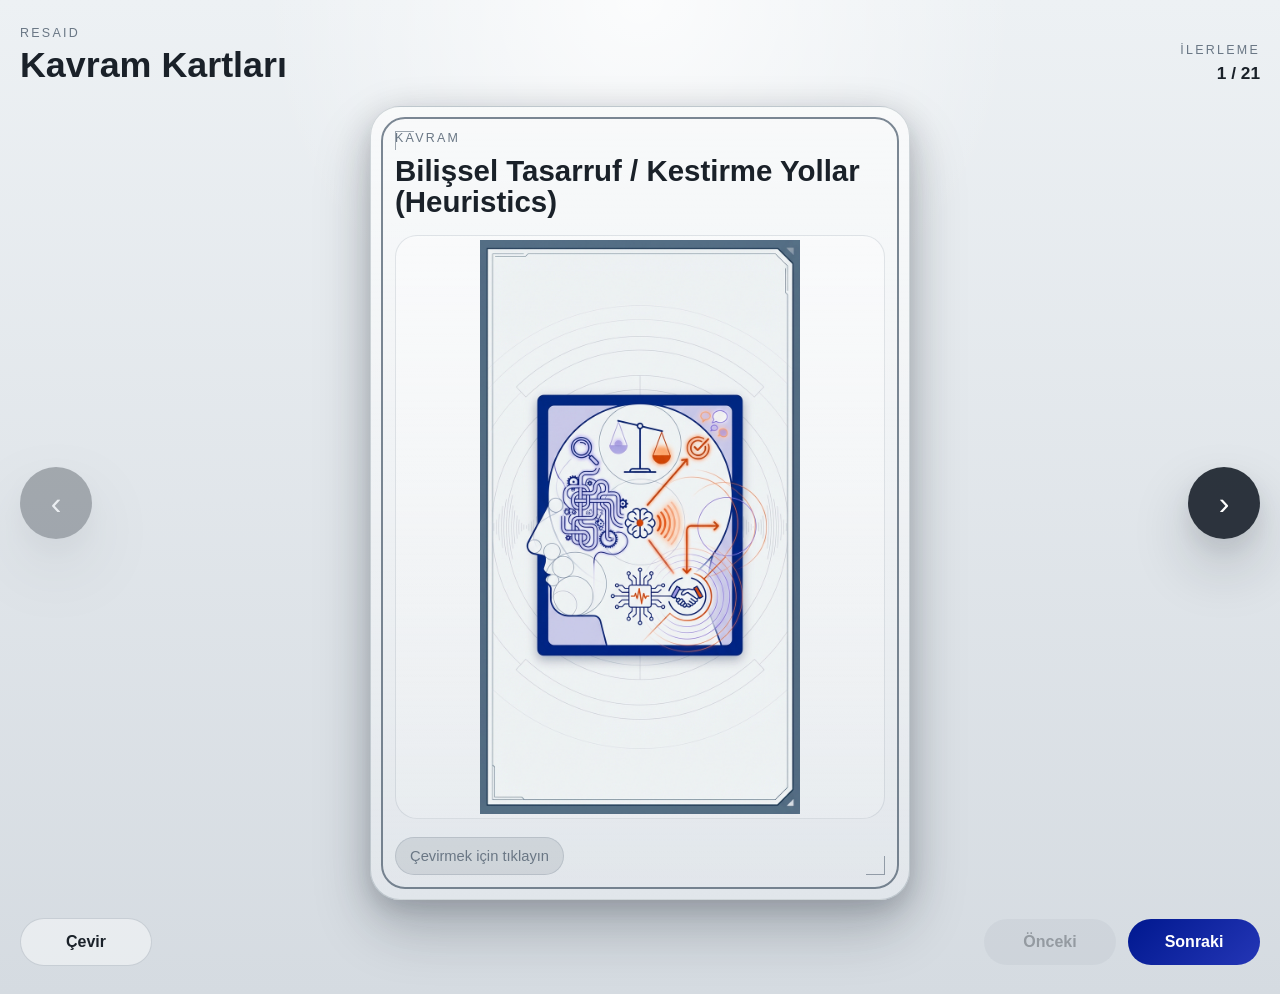
<file: index.html>
<!DOCTYPE html>
<html lang="tr">
  <head>
    <meta charset="UTF-8" />
    <meta name="viewport" content="width=device-width, initial-scale=1.0" />
    <title>RESAID Kavram Kartları</title>
    <link rel="stylesheet" href="./styles.css" />
  </head>
  <body>
    <main class="app-shell">
      <header class="topbar">
        <div>
          <p class="eyebrow">RESAID</p>
          <h1 class="app-title">Kavram Kartları</h1>
        </div>
        <div class="progress-group">
          <p class="progress-label">İlerleme</p>
          <p class="progress-value" id="progress-value">1 / 1</p>
        </div>
      </header>

      <section class="stage">
        <button class="nav-button" id="prev-button" type="button" aria-label="Önceki kart">
          &#8249;
        </button>

        <article class="card-stage">
          <div class="card-perspective">
            <div class="card-wrap" id="card-wrap">
              <section class="card-face card-front">
                <div class="card-frame">
                  <div class="card-rim"></div>
                  <div class="card-heading">
                    <p class="card-label">Kavram</p>
                    <h2 class="card-title" id="front-title">Başlık</h2>
                  </div>
                  <div class="image-shell">
                    <img id="card-image" alt="" />
                  </div>
                  <div class="card-footer">
                    <span class="footer-chip">Çevirmek için tıklayın</span>
                  </div>
                </div>
              </section>

              <section class="card-face card-back">
                <div class="card-back-shell">
                  <div class="card-rim"></div>
                  <div class="card-back-header">
                    <p class="card-label">Açıklama</p>
                    <h2 class="card-title" id="back-title">Başlık</h2>
                  </div>
                  <div class="card-text" id="card-text"></div>
                  <div class="card-footer back-footer">
                    <span class="footer-chip">Sonraki karta geçmek için alttaki düğmeleri kullanın</span>
                  </div>
                </div>
              </section>
            </div>
          </div>
        </article>

        <button class="nav-button" id="next-button" type="button" aria-label="Sonraki kart">
          &#8250;
        </button>
      </section>

      <footer class="controls">
        <button class="control-button ghost" id="flip-button" type="button">Çevir</button>
        <div class="sequence-buttons">
          <button class="control-button secondary" id="prev-bottom-button" type="button">Önceki</button>
          <button class="control-button primary" id="next-bottom-button" type="button">Sonraki</button>
        </div>
      </footer>
    </main>

    <script src="./deck-data.js"></script>
    <script src="./script.js"></script>
  </body>
  </html>
</file>
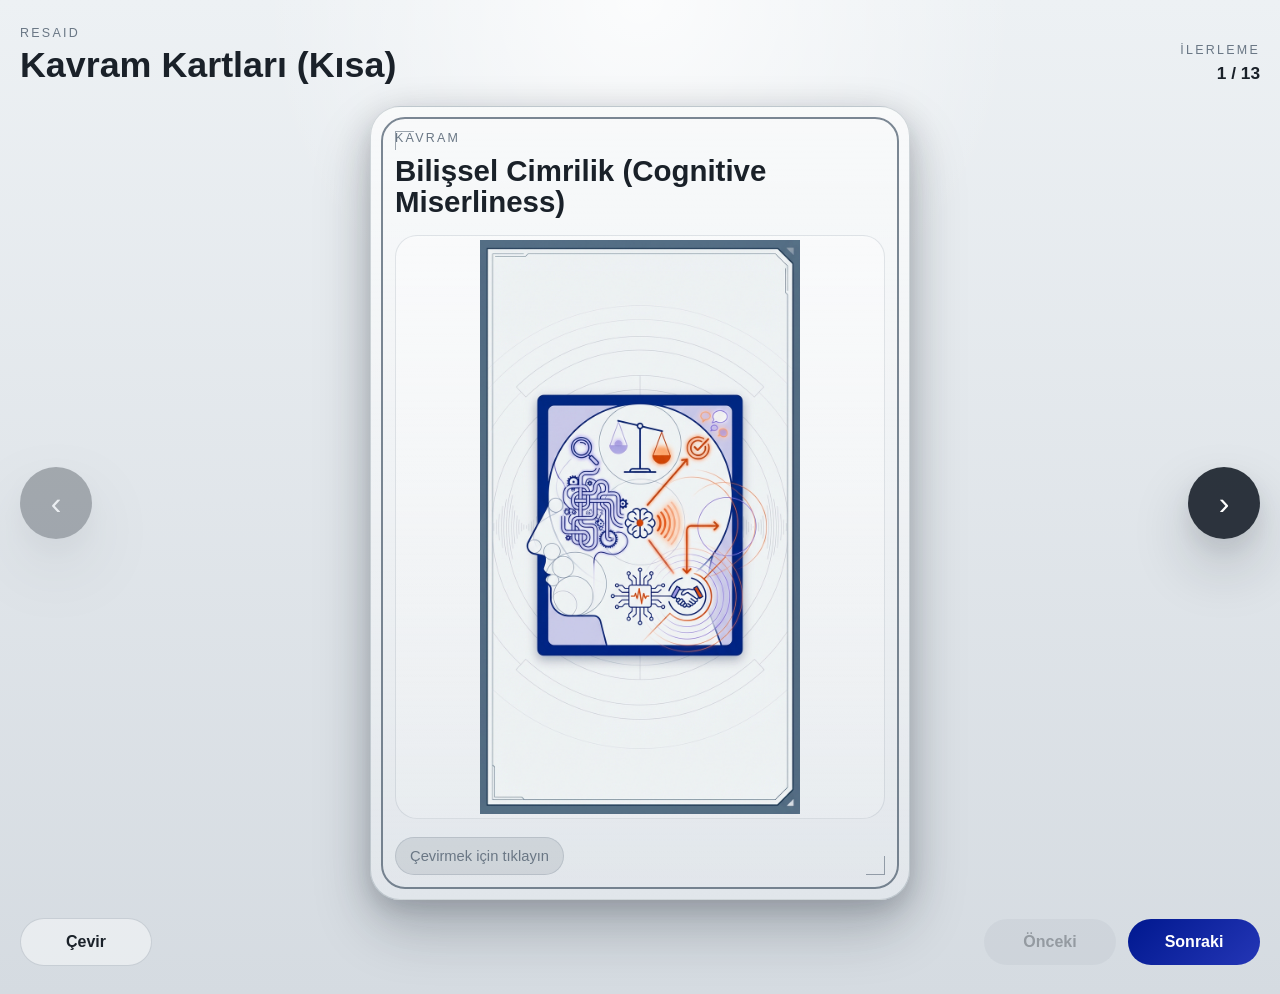
<file: v2-kisa/index.html>
<!DOCTYPE html>
<html lang="tr">
  <head>
    <meta charset="UTF-8" />
    <meta name="viewport" content="width=device-width, initial-scale=1.0" />
    <title>RESAID Kavram Kartları (Kısa)</title>
    <link rel="stylesheet" href="./styles.css" />
  </head>
  <body>
    <main class="app-shell">
      <header class="topbar">
        <div>
          <p class="eyebrow">RESAID</p>
          <h1 class="app-title">Kavram Kartları (Kısa)</h1>
        </div>
        <div class="progress-group">
          <p class="progress-label">İlerleme</p>
          <p class="progress-value" id="progress-value">1 / 1</p>
        </div>
      </header>

      <section class="stage">
        <button class="nav-button" id="prev-button" type="button" aria-label="Önceki kart">
          &#8249;
        </button>

        <article class="card-stage">
          <div class="card-perspective">
            <div class="card-wrap" id="card-wrap">
              <section class="card-face card-front">
                <div class="card-frame">
                  <div class="card-rim"></div>
                  <div class="card-heading">
                    <p class="card-label">Kavram</p>
                    <h2 class="card-title" id="front-title">Başlık</h2>
                  </div>
                  <div class="image-shell">
                    <img id="card-image" alt="" />
                  </div>
                  <div class="card-footer">
                    <span class="footer-chip">Çevirmek için tıklayın</span>
                  </div>
                </div>
              </section>

              <section class="card-face card-back">
                <div class="card-back-shell">
                  <div class="card-rim"></div>
                  <div class="card-back-header">
                    <p class="card-label">Açıklama</p>
                    <h2 class="card-title" id="back-title">Başlık</h2>
                  </div>
                  <div class="card-text" id="card-text"></div>
                  <div class="card-footer back-footer">
                    <span class="footer-chip">Sonraki karta geçmek için alttaki düğmeleri kullanın</span>
                  </div>
                </div>
              </section>
            </div>
          </div>
        </article>

        <button class="nav-button" id="next-button" type="button" aria-label="Sonraki kart">
          &#8250;
        </button>
      </section>

      <footer class="controls">
        <button class="control-button ghost" id="flip-button" type="button">Çevir</button>
        <div class="sequence-buttons">
          <button class="control-button secondary" id="prev-bottom-button" type="button">Önceki</button>
          <button class="control-button primary" id="next-bottom-button" type="button">Sonraki</button>
        </div>
      </footer>
    </main>

    <script src="./deck-data.js"></script>
    <script src="./script.js"></script>
  </body>
  </html>
</file>
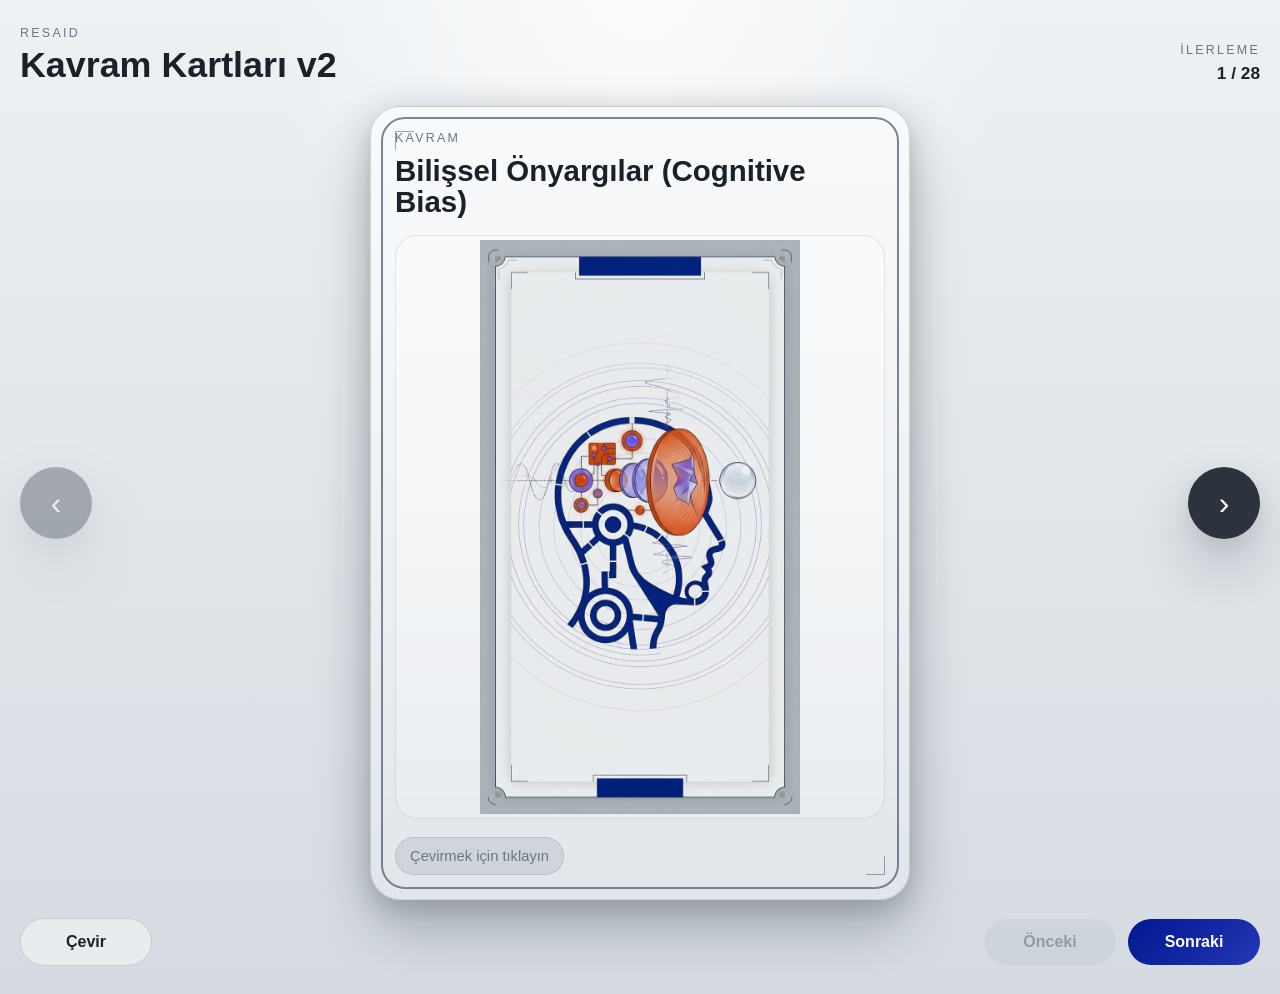
<file: v2/index.html>
<!DOCTYPE html>
<html lang="tr">
  <head>
    <meta charset="UTF-8" />
    <meta name="viewport" content="width=device-width, initial-scale=1.0" />
    <title>RESAID Kavram Kartları v2</title>
    <link rel="stylesheet" href="./styles.css" />
  </head>
  <body>
    <main class="app-shell">
      <header class="topbar">
        <div>
          <p class="eyebrow">RESAID</p>
          <h1 class="app-title">Kavram Kartları v2</h1>
        </div>
        <div class="progress-group">
          <p class="progress-label">İlerleme</p>
          <p class="progress-value" id="progress-value">1 / 1</p>
        </div>
      </header>

      <section class="stage">
        <button class="nav-button" id="prev-button" type="button" aria-label="Önceki kart">
          &#8249;
        </button>

        <article class="card-stage">
          <div class="card-perspective">
            <div class="card-wrap" id="card-wrap">
              <section class="card-face card-front">
                <div class="card-frame">
                  <div class="card-rim"></div>
                  <div class="card-heading">
                    <p class="card-label">Kavram</p>
                    <h2 class="card-title" id="front-title">Başlık</h2>
                  </div>
                  <div class="image-shell">
                    <img id="card-image" alt="" />
                  </div>
                  <div class="card-footer">
                    <span class="footer-chip">Çevirmek için tıklayın</span>
                  </div>
                </div>
              </section>

              <section class="card-face card-back">
                <div class="card-back-shell">
                  <div class="card-rim"></div>
                  <div class="card-back-header">
                    <p class="card-label">Açıklama</p>
                    <h2 class="card-title" id="back-title">Başlık</h2>
                  </div>
                  <div class="card-text" id="card-text"></div>
                  <div class="card-footer back-footer">
                    <span class="footer-chip">Sonraki karta geçmek için alttaki düğmeleri kullanın</span>
                  </div>
                </div>
              </section>
            </div>
          </div>
        </article>

        <button class="nav-button" id="next-button" type="button" aria-label="Sonraki kart">
          &#8250;
        </button>
      </section>

      <footer class="controls">
        <button class="control-button ghost" id="flip-button" type="button">Çevir</button>
        <div class="sequence-buttons">
          <button class="control-button secondary" id="prev-bottom-button" type="button">Önceki</button>
          <button class="control-button primary" id="next-bottom-button" type="button">Sonraki</button>
        </div>
      </footer>
    </main>

    <script src="./deck-data.js"></script>
    <script src="./script.js"></script>
  </body>
  </html>
</file>
<file: styles.css>
:root {
  --bg: #dbe1e6;
  --panel: #eef1f4;
  --panel-deep: #1e2833;
  --frame: #5b6b7a;
  --frame-dark: #485868;
  --ink: #1a2129;
  --muted: #6a7785;
  --blue: #00188f;
  --orange: #d94612;
  --card-width: min(70vw, 540px);
  --card-ratio: 0.68;
  --shadow:
    0 28px 60px rgba(21, 29, 39, 0.2),
    0 10px 20px rgba(21, 29, 39, 0.08);
  --radius: 30px;
}

* {
  box-sizing: border-box;
}

body {
  margin: 0;
  min-height: 100vh;
  color: var(--ink);
  font-family: "Segoe UI", "Inter", sans-serif;
  background:
    radial-gradient(circle at top, rgba(255, 255, 255, 0.8), transparent 32%),
    linear-gradient(180deg, #edf1f4 0%, #d5dbe1 100%);
}

.app-shell {
  width: min(1380px, calc(100vw - 40px));
  margin: 0 auto;
  padding: 26px 0 28px;
}

.topbar {
  display: flex;
  justify-content: space-between;
  align-items: end;
  gap: 20px;
  margin-bottom: 22px;
}

.eyebrow,
.progress-label,
.card-label {
  margin: 0 0 6px;
  font-size: 0.78rem;
  letter-spacing: 0.18em;
  text-transform: uppercase;
  color: var(--muted);
}

.app-title,
.card-title {
  margin: 0;
  line-height: 1.06;
}

.app-title {
  font-size: clamp(1.85rem, 2.8vw, 3rem);
  font-weight: 800;
}

.progress-group {
  text-align: right;
}

.progress-value {
  margin: 0;
  font-size: 1.08rem;
  font-weight: 800;
}

.stage {
  display: grid;
  grid-template-columns: 72px minmax(0, 1fr) 72px;
  gap: 20px;
  align-items: center;
}

.card-stage {
  display: flex;
  align-items: center;
  justify-content: center;
  min-height: 74vh;
}

.card-perspective {
  width: 100%;
  display: flex;
  align-items: center;
  justify-content: center;
  perspective: 2000px;
}

.card-wrap {
  position: relative;
  width: var(--card-width);
  aspect-ratio: var(--card-ratio);
  transition:
    transform 220ms ease,
    filter 220ms ease;
  cursor: pointer;
  filter: drop-shadow(0 8px 18px rgba(23, 31, 41, 0.16));
}

.card-perspective:hover .card-wrap:not(.is-flipped) {
  transform: rotateX(3deg) rotateY(-4deg);
}

.card-face {
  position: absolute;
  inset: 0;
  overflow: hidden;
  backface-visibility: hidden;
  -webkit-backface-visibility: hidden;
  border-radius: var(--radius);
  box-shadow: var(--shadow);
  transition:
    transform 780ms cubic-bezier(0.2, 0.7, 0.2, 1),
    opacity 240ms ease;
}

.card-front {
  background:
    linear-gradient(180deg, rgba(255, 255, 255, 0.55), rgba(255, 255, 255, 0.04)),
    linear-gradient(180deg, #f0f3f5 0%, #e0e5ea 100%);
  border: 1px solid rgba(91, 107, 122, 0.26);
  transform: rotateY(0deg);
  opacity: 1;
}

.card-back {
  transform: rotateY(180deg);
  background:
    radial-gradient(circle at top, rgba(60, 76, 93, 0.2), transparent 22%),
    linear-gradient(180deg, #222e39 0%, #151d26 100%);
  color: #f7fbff;
  border: 1px solid rgba(210, 220, 231, 0.12);
  opacity: 0;
  pointer-events: none;
}

.card-wrap.is-flipped .card-front {
  transform: rotateY(-180deg);
  opacity: 0;
  pointer-events: none;
}

.card-wrap.is-flipped .card-back {
  transform: rotateY(0deg);
  opacity: 1;
  pointer-events: auto;
}

.card-frame,
.card-back-shell {
  position: relative;
  height: 100%;
  padding: 24px;
}

.card-frame {
  display: grid;
  grid-template-rows: auto 1fr auto;
  gap: 18px;
}

.card-back-shell {
  display: flex;
  flex-direction: column;
  gap: 18px;
}

.card-rim {
  position: absolute;
  inset: 10px;
  border-radius: 24px;
  border: 2px solid rgba(81, 96, 112, 0.75);
  pointer-events: none;
}

.card-rim::before,
.card-rim::after {
  content: "";
  position: absolute;
  width: 18px;
  height: 18px;
  border: 1.5px solid rgba(81, 96, 112, 0.55);
}

.card-rim::before {
  top: 12px;
  left: 12px;
  border-right: none;
  border-bottom: none;
}

.card-rim::after {
  right: 12px;
  bottom: 12px;
  border-left: none;
  border-top: none;
}

.card-heading,
.card-back-header {
  position: relative;
  z-index: 1;
  display: flex;
  flex-direction: column;
  gap: 4px;
  padding-right: 8px;
}

.card-front .card-title,
.card-back .card-title {
  font-size: clamp(1.45rem, 2.3vw, 2.4rem);
  font-weight: 800;
}

.image-shell {
  position: relative;
  z-index: 1;
  display: flex;
  align-items: center;
  justify-content: center;
  min-height: 0;
  padding: 4px;
  border-radius: 22px;
  background:
    linear-gradient(180deg, rgba(255, 255, 255, 0.34), rgba(255, 255, 255, 0.06)),
    rgba(255, 255, 255, 0.12);
  border: 1px solid rgba(91, 107, 122, 0.16);
}

.image-shell img {
  width: 100%;
  height: 100%;
  object-fit: contain;
  display: block;
  border-radius: 18px;
}

.card-footer {
  position: relative;
  z-index: 1;
  display: flex;
  justify-content: flex-start;
}

.footer-chip {
  display: inline-flex;
  align-items: center;
  padding: 10px 14px;
  border-radius: 999px;
  background: rgba(84, 100, 117, 0.14);
  border: 1px solid rgba(84, 100, 117, 0.18);
  color: var(--muted);
  font-size: 0.92rem;
}

.card-back .footer-chip {
  color: rgba(236, 243, 250, 0.82);
  background: rgba(255, 255, 255, 0.07);
  border-color: rgba(255, 255, 255, 0.1);
}

.card-text {
  position: relative;
  z-index: 1;
  flex: 1 1 auto;
  overflow-y: auto;
  min-height: 0;
  padding: 16px 14px 10px 2px;
  font-size: clamp(1.02rem, 1.26vw, 1.22rem);
  line-height: 1.66;
  color: rgba(243, 248, 252, 0.94);
  background: rgba(255, 255, 255, 0.04);
  border: 1px solid rgba(255, 255, 255, 0.08);
  border-radius: 18px;
}

.card-text p {
  margin: 0 0 1rem;
  padding: 0 10px 0 14px;
}

.card-text p:last-child {
  margin-bottom: 0;
}

.nav-button {
  width: 72px;
  height: 72px;
  border-radius: 999px;
  border: none;
  background: rgba(25, 33, 43, 0.9);
  color: white;
  font-size: 2rem;
  cursor: pointer;
  box-shadow: var(--shadow);
}

.nav-button:disabled,
.control-button:disabled {
  opacity: 0.35;
  cursor: default;
}

.controls {
  display: flex;
  align-items: center;
  justify-content: space-between;
  gap: 18px;
  margin-top: 18px;
}

.sequence-buttons {
  display: flex;
  gap: 12px;
}

.control-button {
  min-width: 132px;
  padding: 14px 20px;
  border-radius: 999px;
  border: none;
  font-size: 1rem;
  font-weight: 700;
  cursor: pointer;
}

.control-button.primary {
  color: white;
  background: linear-gradient(135deg, var(--blue), #2436b6);
}

.control-button.secondary {
  background: rgba(84, 100, 117, 0.16);
  color: var(--ink);
}

.control-button.ghost {
  background: rgba(255, 255, 255, 0.45);
  color: var(--ink);
  border: 1px solid rgba(84, 100, 117, 0.22);
}

@media (max-width: 1024px) {
  :root {
    --card-width: min(88vw, 540px);
  }

  .app-shell {
    width: min(100vw - 24px, 100%);
    padding-top: 18px;
  }

  .stage {
    grid-template-columns: 1fr;
  }

  .nav-button {
    display: none;
  }

  .card-stage {
    min-height: auto;
  }

  .controls {
    flex-direction: column;
    align-items: stretch;
  }

  .sequence-buttons {
    width: 100%;
  }

  .control-button {
    width: 100%;
  }
}
</file>
<file: v2-kisa/styles.css>
:root {
  --bg: #dbe1e6;
  --panel: #eef1f4;
  --panel-deep: #1e2833;
  --frame: #5b6b7a;
  --frame-dark: #485868;
  --ink: #1a2129;
  --muted: #6a7785;
  --blue: #00188f;
  --orange: #d94612;
  --card-width: min(70vw, 540px);
  --card-ratio: 0.68;
  --shadow:
    0 28px 60px rgba(21, 29, 39, 0.2),
    0 10px 20px rgba(21, 29, 39, 0.08);
  --radius: 30px;
}

* {
  box-sizing: border-box;
}

body {
  margin: 0;
  min-height: 100vh;
  color: var(--ink);
  font-family: "Segoe UI", "Inter", sans-serif;
  background:
    radial-gradient(circle at top, rgba(255, 255, 255, 0.8), transparent 32%),
    linear-gradient(180deg, #edf1f4 0%, #d5dbe1 100%);
}

.app-shell {
  width: min(1380px, calc(100vw - 40px));
  margin: 0 auto;
  padding: 26px 0 28px;
}

.topbar {
  display: flex;
  justify-content: space-between;
  align-items: end;
  gap: 20px;
  margin-bottom: 22px;
}

.eyebrow,
.progress-label,
.card-label {
  margin: 0 0 6px;
  font-size: 0.78rem;
  letter-spacing: 0.18em;
  text-transform: uppercase;
  color: var(--muted);
}

.app-title,
.card-title {
  margin: 0;
  line-height: 1.06;
}

.app-title {
  font-size: clamp(1.85rem, 2.8vw, 3rem);
  font-weight: 800;
}

.progress-group {
  text-align: right;
}

.progress-value {
  margin: 0;
  font-size: 1.08rem;
  font-weight: 800;
}

.stage {
  display: grid;
  grid-template-columns: 72px minmax(0, 1fr) 72px;
  gap: 20px;
  align-items: center;
}

.card-stage {
  display: flex;
  align-items: center;
  justify-content: center;
  min-height: 74vh;
}

.card-perspective {
  width: 100%;
  display: flex;
  align-items: center;
  justify-content: center;
  perspective: 2000px;
}

.card-wrap {
  position: relative;
  width: var(--card-width);
  aspect-ratio: var(--card-ratio);
  transition:
    transform 220ms ease,
    filter 220ms ease;
  cursor: pointer;
  filter: drop-shadow(0 8px 18px rgba(23, 31, 41, 0.16));
}

.card-perspective:hover .card-wrap:not(.is-flipped) {
  transform: rotateX(3deg) rotateY(-4deg);
}

.card-face {
  position: absolute;
  inset: 0;
  overflow: hidden;
  backface-visibility: hidden;
  -webkit-backface-visibility: hidden;
  border-radius: var(--radius);
  box-shadow: var(--shadow);
  transition:
    transform 780ms cubic-bezier(0.2, 0.7, 0.2, 1),
    opacity 240ms ease;
}

.card-front {
  background:
    linear-gradient(180deg, rgba(255, 255, 255, 0.55), rgba(255, 255, 255, 0.04)),
    linear-gradient(180deg, #f0f3f5 0%, #e0e5ea 100%);
  border: 1px solid rgba(91, 107, 122, 0.26);
  transform: rotateY(0deg);
  opacity: 1;
}

.card-back {
  transform: rotateY(180deg);
  background:
    radial-gradient(circle at top, rgba(60, 76, 93, 0.2), transparent 22%),
    linear-gradient(180deg, #222e39 0%, #151d26 100%);
  color: #f7fbff;
  border: 1px solid rgba(210, 220, 231, 0.12);
  opacity: 0;
  pointer-events: none;
}

.card-wrap.is-flipped .card-front {
  transform: rotateY(-180deg);
  opacity: 0;
  pointer-events: none;
}

.card-wrap.is-flipped .card-back {
  transform: rotateY(0deg);
  opacity: 1;
  pointer-events: auto;
}

.card-frame,
.card-back-shell {
  position: relative;
  height: 100%;
  padding: 24px;
}

.card-frame {
  display: grid;
  grid-template-rows: auto 1fr auto;
  gap: 18px;
}

.card-back-shell {
  display: flex;
  flex-direction: column;
  gap: 18px;
}

.card-rim {
  position: absolute;
  inset: 10px;
  border-radius: 24px;
  border: 2px solid rgba(81, 96, 112, 0.75);
  pointer-events: none;
}

.card-rim::before,
.card-rim::after {
  content: "";
  position: absolute;
  width: 18px;
  height: 18px;
  border: 1.5px solid rgba(81, 96, 112, 0.55);
}

.card-rim::before {
  top: 12px;
  left: 12px;
  border-right: none;
  border-bottom: none;
}

.card-rim::after {
  right: 12px;
  bottom: 12px;
  border-left: none;
  border-top: none;
}

.card-heading,
.card-back-header {
  position: relative;
  z-index: 1;
  display: flex;
  flex-direction: column;
  gap: 4px;
  padding-right: 8px;
}

.card-front .card-title,
.card-back .card-title {
  font-size: clamp(1.45rem, 2.3vw, 2.4rem);
  font-weight: 800;
}

.image-shell {
  position: relative;
  z-index: 1;
  display: flex;
  align-items: center;
  justify-content: center;
  min-height: 0;
  padding: 4px;
  border-radius: 22px;
  background:
    linear-gradient(180deg, rgba(255, 255, 255, 0.34), rgba(255, 255, 255, 0.06)),
    rgba(255, 255, 255, 0.12);
  border: 1px solid rgba(91, 107, 122, 0.16);
}

.image-shell img {
  width: 100%;
  height: 100%;
  object-fit: contain;
  display: block;
  border-radius: 18px;
}

.card-footer {
  position: relative;
  z-index: 1;
  display: flex;
  justify-content: flex-start;
}

.footer-chip {
  display: inline-flex;
  align-items: center;
  padding: 10px 14px;
  border-radius: 999px;
  background: rgba(84, 100, 117, 0.14);
  border: 1px solid rgba(84, 100, 117, 0.18);
  color: var(--muted);
  font-size: 0.92rem;
}

.card-back .footer-chip {
  color: rgba(236, 243, 250, 0.82);
  background: rgba(255, 255, 255, 0.07);
  border-color: rgba(255, 255, 255, 0.1);
}

.card-text {
  position: relative;
  z-index: 1;
  flex: 1 1 auto;
  overflow-y: auto;
  min-height: 0;
  padding: 16px 14px 10px 2px;
  font-size: clamp(1.02rem, 1.26vw, 1.22rem);
  line-height: 1.66;
  color: rgba(243, 248, 252, 0.94);
  background: rgba(255, 255, 255, 0.04);
  border: 1px solid rgba(255, 255, 255, 0.08);
  border-radius: 18px;
}

.card-text p {
  margin: 0 0 1rem;
  padding: 0 10px 0 14px;
}

.card-text p:last-child {
  margin-bottom: 0;
}

.nav-button {
  width: 72px;
  height: 72px;
  border-radius: 999px;
  border: none;
  background: rgba(25, 33, 43, 0.9);
  color: white;
  font-size: 2rem;
  cursor: pointer;
  box-shadow: var(--shadow);
}

.nav-button:disabled,
.control-button:disabled {
  opacity: 0.35;
  cursor: default;
}

.controls {
  display: flex;
  align-items: center;
  justify-content: space-between;
  gap: 18px;
  margin-top: 18px;
}

.sequence-buttons {
  display: flex;
  gap: 12px;
}

.control-button {
  min-width: 132px;
  padding: 14px 20px;
  border-radius: 999px;
  border: none;
  font-size: 1rem;
  font-weight: 700;
  cursor: pointer;
}

.control-button.primary {
  color: white;
  background: linear-gradient(135deg, var(--blue), #2436b6);
}

.control-button.secondary {
  background: rgba(84, 100, 117, 0.16);
  color: var(--ink);
}

.control-button.ghost {
  background: rgba(255, 255, 255, 0.45);
  color: var(--ink);
  border: 1px solid rgba(84, 100, 117, 0.22);
}

@media (max-width: 1024px) {
  :root {
    --card-width: min(88vw, 540px);
  }

  .app-shell {
    width: min(100vw - 24px, 100%);
    padding-top: 18px;
  }

  .stage {
    grid-template-columns: 1fr;
  }

  .nav-button {
    display: none;
  }

  .card-stage {
    min-height: auto;
  }

  .controls {
    flex-direction: column;
    align-items: stretch;
  }

  .sequence-buttons {
    width: 100%;
  }

  .control-button {
    width: 100%;
  }
}
</file>
<file: v2/styles.css>
:root {
  --bg: #dbe1e6;
  --panel: #eef1f4;
  --panel-deep: #1e2833;
  --frame: #5b6b7a;
  --frame-dark: #485868;
  --ink: #1a2129;
  --muted: #6a7785;
  --blue: #00188f;
  --orange: #d94612;
  --card-width: min(70vw, 540px);
  --card-ratio: 0.68;
  --shadow:
    0 28px 60px rgba(21, 29, 39, 0.2),
    0 10px 20px rgba(21, 29, 39, 0.08);
  --radius: 30px;
}

* {
  box-sizing: border-box;
}

body {
  margin: 0;
  min-height: 100vh;
  color: var(--ink);
  font-family: "Segoe UI", "Inter", sans-serif;
  background:
    radial-gradient(circle at top, rgba(255, 255, 255, 0.8), transparent 32%),
    linear-gradient(180deg, #edf1f4 0%, #d5dbe1 100%);
}

.app-shell {
  width: min(1380px, calc(100vw - 40px));
  margin: 0 auto;
  padding: 26px 0 28px;
}

.topbar {
  display: flex;
  justify-content: space-between;
  align-items: end;
  gap: 20px;
  margin-bottom: 22px;
}

.eyebrow,
.progress-label,
.card-label {
  margin: 0 0 6px;
  font-size: 0.78rem;
  letter-spacing: 0.18em;
  text-transform: uppercase;
  color: var(--muted);
}

.app-title,
.card-title {
  margin: 0;
  line-height: 1.06;
}

.app-title {
  font-size: clamp(1.85rem, 2.8vw, 3rem);
  font-weight: 800;
}

.progress-group {
  text-align: right;
}

.progress-value {
  margin: 0;
  font-size: 1.08rem;
  font-weight: 800;
}

.stage {
  display: grid;
  grid-template-columns: 72px minmax(0, 1fr) 72px;
  gap: 20px;
  align-items: center;
}

.card-stage {
  display: flex;
  align-items: center;
  justify-content: center;
  min-height: 74vh;
}

.card-perspective {
  width: 100%;
  display: flex;
  align-items: center;
  justify-content: center;
  perspective: 2000px;
}

.card-wrap {
  position: relative;
  width: var(--card-width);
  aspect-ratio: var(--card-ratio);
  transition:
    transform 220ms ease,
    filter 220ms ease;
  cursor: pointer;
  filter: drop-shadow(0 8px 18px rgba(23, 31, 41, 0.16));
}

.card-perspective:hover .card-wrap:not(.is-flipped) {
  transform: rotateX(3deg) rotateY(-4deg);
}

.card-face {
  position: absolute;
  inset: 0;
  overflow: hidden;
  backface-visibility: hidden;
  -webkit-backface-visibility: hidden;
  border-radius: var(--radius);
  box-shadow: var(--shadow);
  transition:
    transform 780ms cubic-bezier(0.2, 0.7, 0.2, 1),
    opacity 240ms ease;
}

.card-front {
  background:
    linear-gradient(180deg, rgba(255, 255, 255, 0.55), rgba(255, 255, 255, 0.04)),
    linear-gradient(180deg, #f0f3f5 0%, #e0e5ea 100%);
  border: 1px solid rgba(91, 107, 122, 0.26);
  transform: rotateY(0deg);
  opacity: 1;
}

.card-back {
  transform: rotateY(180deg);
  background:
    radial-gradient(circle at top, rgba(60, 76, 93, 0.2), transparent 22%),
    linear-gradient(180deg, #222e39 0%, #151d26 100%);
  color: #f7fbff;
  border: 1px solid rgba(210, 220, 231, 0.12);
  opacity: 0;
  pointer-events: none;
}

.card-wrap.is-flipped .card-front {
  transform: rotateY(-180deg);
  opacity: 0;
  pointer-events: none;
}

.card-wrap.is-flipped .card-back {
  transform: rotateY(0deg);
  opacity: 1;
  pointer-events: auto;
}

.card-frame,
.card-back-shell {
  position: relative;
  height: 100%;
  padding: 24px;
}

.card-frame {
  display: grid;
  grid-template-rows: auto 1fr auto;
  gap: 18px;
}

.card-back-shell {
  display: flex;
  flex-direction: column;
  gap: 18px;
}

.card-rim {
  position: absolute;
  inset: 10px;
  border-radius: 24px;
  border: 2px solid rgba(81, 96, 112, 0.75);
  pointer-events: none;
}

.card-rim::before,
.card-rim::after {
  content: "";
  position: absolute;
  width: 18px;
  height: 18px;
  border: 1.5px solid rgba(81, 96, 112, 0.55);
}

.card-rim::before {
  top: 12px;
  left: 12px;
  border-right: none;
  border-bottom: none;
}

.card-rim::after {
  right: 12px;
  bottom: 12px;
  border-left: none;
  border-top: none;
}

.card-heading,
.card-back-header {
  position: relative;
  z-index: 1;
  display: flex;
  flex-direction: column;
  gap: 4px;
  padding-right: 8px;
}

.card-front .card-title,
.card-back .card-title {
  font-size: clamp(1.45rem, 2.3vw, 2.4rem);
  font-weight: 800;
}

.image-shell {
  position: relative;
  z-index: 1;
  display: flex;
  align-items: center;
  justify-content: center;
  min-height: 0;
  padding: 4px;
  border-radius: 22px;
  background:
    linear-gradient(180deg, rgba(255, 255, 255, 0.34), rgba(255, 255, 255, 0.06)),
    rgba(255, 255, 255, 0.12);
  border: 1px solid rgba(91, 107, 122, 0.16);
}

.image-shell img {
  width: 100%;
  height: 100%;
  object-fit: contain;
  display: block;
  border-radius: 18px;
}

.card-footer {
  position: relative;
  z-index: 1;
  display: flex;
  justify-content: flex-start;
}

.footer-chip {
  display: inline-flex;
  align-items: center;
  padding: 10px 14px;
  border-radius: 999px;
  background: rgba(84, 100, 117, 0.14);
  border: 1px solid rgba(84, 100, 117, 0.18);
  color: var(--muted);
  font-size: 0.92rem;
}

.card-back .footer-chip {
  color: rgba(236, 243, 250, 0.82);
  background: rgba(255, 255, 255, 0.07);
  border-color: rgba(255, 255, 255, 0.1);
}

.card-text {
  position: relative;
  z-index: 1;
  flex: 1 1 auto;
  overflow-y: auto;
  min-height: 0;
  padding: 16px 14px 10px 2px;
  font-size: clamp(1.02rem, 1.26vw, 1.22rem);
  line-height: 1.66;
  color: rgba(243, 248, 252, 0.94);
  background: rgba(255, 255, 255, 0.04);
  border: 1px solid rgba(255, 255, 255, 0.08);
  border-radius: 18px;
}

.card-text p {
  margin: 0 0 1rem;
  padding: 0 10px 0 14px;
}

.card-text p:last-child {
  margin-bottom: 0;
}

.nav-button {
  width: 72px;
  height: 72px;
  border-radius: 999px;
  border: none;
  background: rgba(25, 33, 43, 0.9);
  color: white;
  font-size: 2rem;
  cursor: pointer;
  box-shadow: var(--shadow);
}

.nav-button:disabled,
.control-button:disabled {
  opacity: 0.35;
  cursor: default;
}

.controls {
  display: flex;
  align-items: center;
  justify-content: space-between;
  gap: 18px;
  margin-top: 18px;
}

.sequence-buttons {
  display: flex;
  gap: 12px;
}

.control-button {
  min-width: 132px;
  padding: 14px 20px;
  border-radius: 999px;
  border: none;
  font-size: 1rem;
  font-weight: 700;
  cursor: pointer;
}

.control-button.primary {
  color: white;
  background: linear-gradient(135deg, var(--blue), #2436b6);
}

.control-button.secondary {
  background: rgba(84, 100, 117, 0.16);
  color: var(--ink);
}

.control-button.ghost {
  background: rgba(255, 255, 255, 0.45);
  color: var(--ink);
  border: 1px solid rgba(84, 100, 117, 0.22);
}

@media (max-width: 1024px) {
  :root {
    --card-width: min(88vw, 540px);
  }

  .app-shell {
    width: min(100vw - 24px, 100%);
    padding-top: 18px;
  }

  .stage {
    grid-template-columns: 1fr;
  }

  .nav-button {
    display: none;
  }

  .card-stage {
    min-height: auto;
  }

  .controls {
    flex-direction: column;
    align-items: stretch;
  }

  .sequence-buttons {
    width: 100%;
  }

  .control-button {
    width: 100%;
  }
}
</file>
